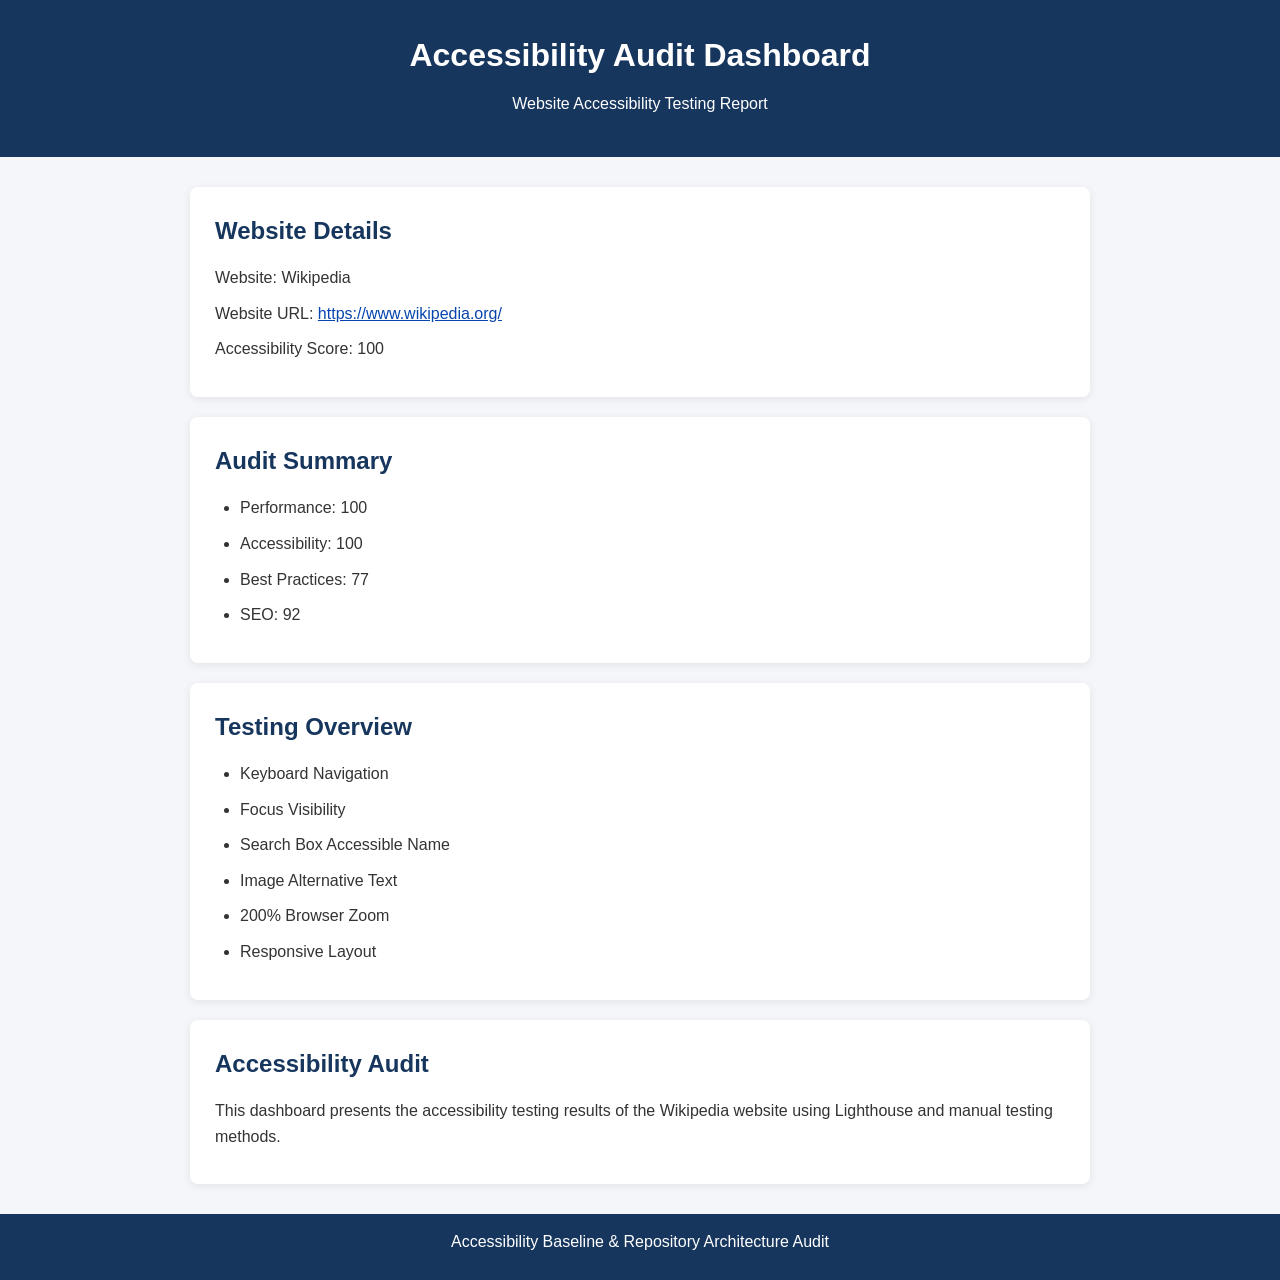
<file: index.html>
<!DOCTYPE html>
<html lang="en">
<head>
    <meta charset="UTF-8">
    <meta name="viewport" content="width=device-width, initial-scale=1.0">
    <title>Accessibility Audit Dashboard</title>
    <link rel="stylesheet" href="style.css">
</head>
<body>

    <header>
        <h1>Accessibility Audit Dashboard</h1>
        <p>Website Accessibility Testing Report</p>
    </header>

    <main>
        <section>
            <h2>Website Details</h2>
            <p>Website: Wikipedia</p>
            <p>Website URL:
                <a href="https://www.wikipedia.org/" target="_blank">
                    https://www.wikipedia.org/
                </a>
            </p>
            <p>Accessibility Score: 100</p>
        </section>

        <section>
            <h2>Audit Summary</h2>
            <div id="results">
                <p>Loading audit results...</p>
            </div>
        </section>

        <section>
            <h2>Testing Overview</h2>
            <ul>
                <li>Keyboard Navigation</li>
                <li>Focus Visibility</li>
                <li>Search Box Accessible Name</li>
                <li>Image Alternative Text</li>
                <li>200% Browser Zoom</li>
                <li>Responsive Layout</li>
            </ul>
        </section>

        <section>
            <h2>Accessibility Audit</h2>
            <p>
                This dashboard presents the accessibility testing
                results of the Wikipedia website using Lighthouse
                and manual testing methods.
            </p>
        </section>
    </main>

    <footer>
        <p>Accessibility Baseline & Repository Architecture Audit</p>
    </footer>

    <script src="script.js"></script>
</body>
</html>
</file>
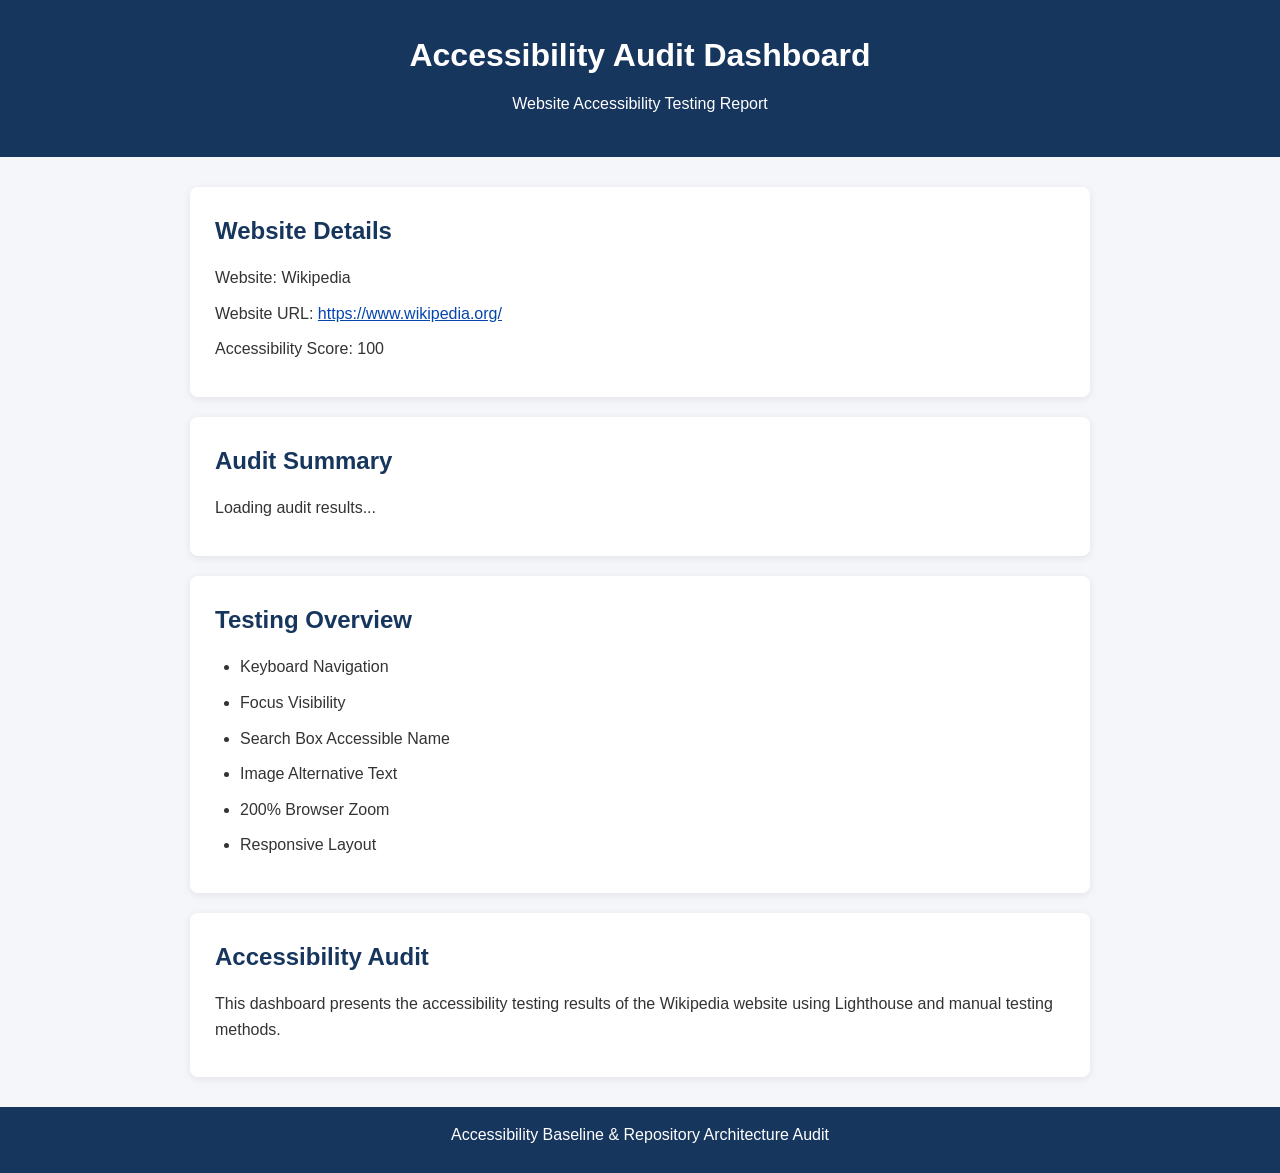
<file: client/index.html>
<!DOCTYPE html>
<html lang="en">
<head>
    <meta charset="UTF-8">
    <meta name="viewport" content="width=device-width, initial-scale=1.0">

    <title>Accessibility Audit Dashboard</title>

    <link rel="stylesheet" href="style.css">
</head>
<script src="script.js"></script>
<body>

    <header>
        <h1>Accessibility Audit Dashboard</h1>
        <p>Website Accessibility Testing Report</p>
    </header>

    <main>

        <section>
            <h2>Website Details</h2>
            <p>Website: Wikipedia</p>
            <p>Website URL: 
                <a href="https://www.wikipedia.org/" target="_blank">
                    https://www.wikipedia.org/
                </a>
            </p>
            <p>Accessibility Score: 100</p>
        </section>

        <section>
            <h2>Audit Summary</h2>
            <div id="results">
                <p>Loading audit results...</p>
            </div>
        </section>

        <section>
            <h2>Testing Overview</h2>
            <ul>
                <li>Keyboard Navigation</li>
                <li>Focus Visibility</li>
                <li>Search Box Accessible Name</li>
                <li>Image Alternative Text</li>
                <li>200% Browser Zoom</li>
                <li>Responsive Layout</li>
            </ul>
        </section>

        <section>
            <h2>Accessibility Audit</h2>
            <p>
                This dashboard presents the accessibility testing
                results of the Wikipedia website using Lighthouse
                and manual testing methods.
            </p>
        </section>

    </main>

    <footer>
        <p>Accessibility Baseline & Repository Architecture Audit</p>
    </footer>

    <script src="script.js"></script>

</body>
</html>
</file>
<file: style.css>
* {
    margin: 0;
    padding: 0;
    box-sizing: border-box;
}

body {
    font-family: Arial, sans-serif;
    background-color: #f4f6f9;
    color: #333;
    line-height: 1.6;
}

header {
    background-color: #17365d;
    color: white;
    text-align: center;
    padding: 30px 15px;
}

header h1 {
    margin-bottom: 10px;
}

main {
    width: 90%;
    max-width: 900px;
    margin: 30px auto;
}

section {
    background-color: white;
    padding: 25px;
    margin-bottom: 20px;
    border-radius: 8px;
    box-shadow: 0 2px 8px rgba(0, 0, 0, 0.08);
}

h2 {
    color: #17365d;
    margin-bottom: 15px;
}

p, li {
    margin-bottom: 10px;
}

ul {
    padding-left: 25px;
}

a {
    color: #0645ad;
    text-decoration: underline;
}

a:focus, a:hover {
    outline: 2px solid #17365d;
    outline-offset: 3px;
}

footer {
    background-color: #17365d;
    color: white;
    text-align: center;
    padding: 15px;
}

@media (max-width: 600px) {
    header h1 {
        font-size: 24px;
    }

    main {
        width: 95%;
    }

    section {
        padding: 18px;
    }
}
</file>
<file: client/style.css>
* {
    margin: 0;
    padding: 0;
    box-sizing: border-box;
}

body {
    font-family: Arial, sans-serif;
    background-color: #f4f6f9;
    color: #333;
    line-height: 1.6;
}

header {
    background-color: #17365d;
    color: white;
    text-align: center;
    padding: 30px 15px;
}

header h1 {
    margin-bottom: 10px;
}

main {
    width: 90%;
    max-width: 900px;
    margin: 30px auto;
}

section {
    background-color: white;
    padding: 25px;
    margin-bottom: 20px;
    border-radius: 8px;
    box-shadow: 0 2px 8px rgba(0, 0, 0, 0.08);
}

h2 {
    color: #17365d;
    margin-bottom: 15px;
}

p, li {
    margin-bottom: 10px;
}

ul {
    padding-left: 25px;
}

a {
    color: #0645ad;
    text-decoration: underline;
}

a:focus, a:hover {
    outline: 2px solid #17365d;
    outline-offset: 3px;
}

footer {
    background-color: #17365d;
    color: white;
    text-align: center;
    padding: 15px;
}

@media (max-width: 600px) {
    header h1 {
        font-size: 24px;
    }

    main {
        width: 95%;
    }

    section {
        padding: 18px;
    }
}
</file>
